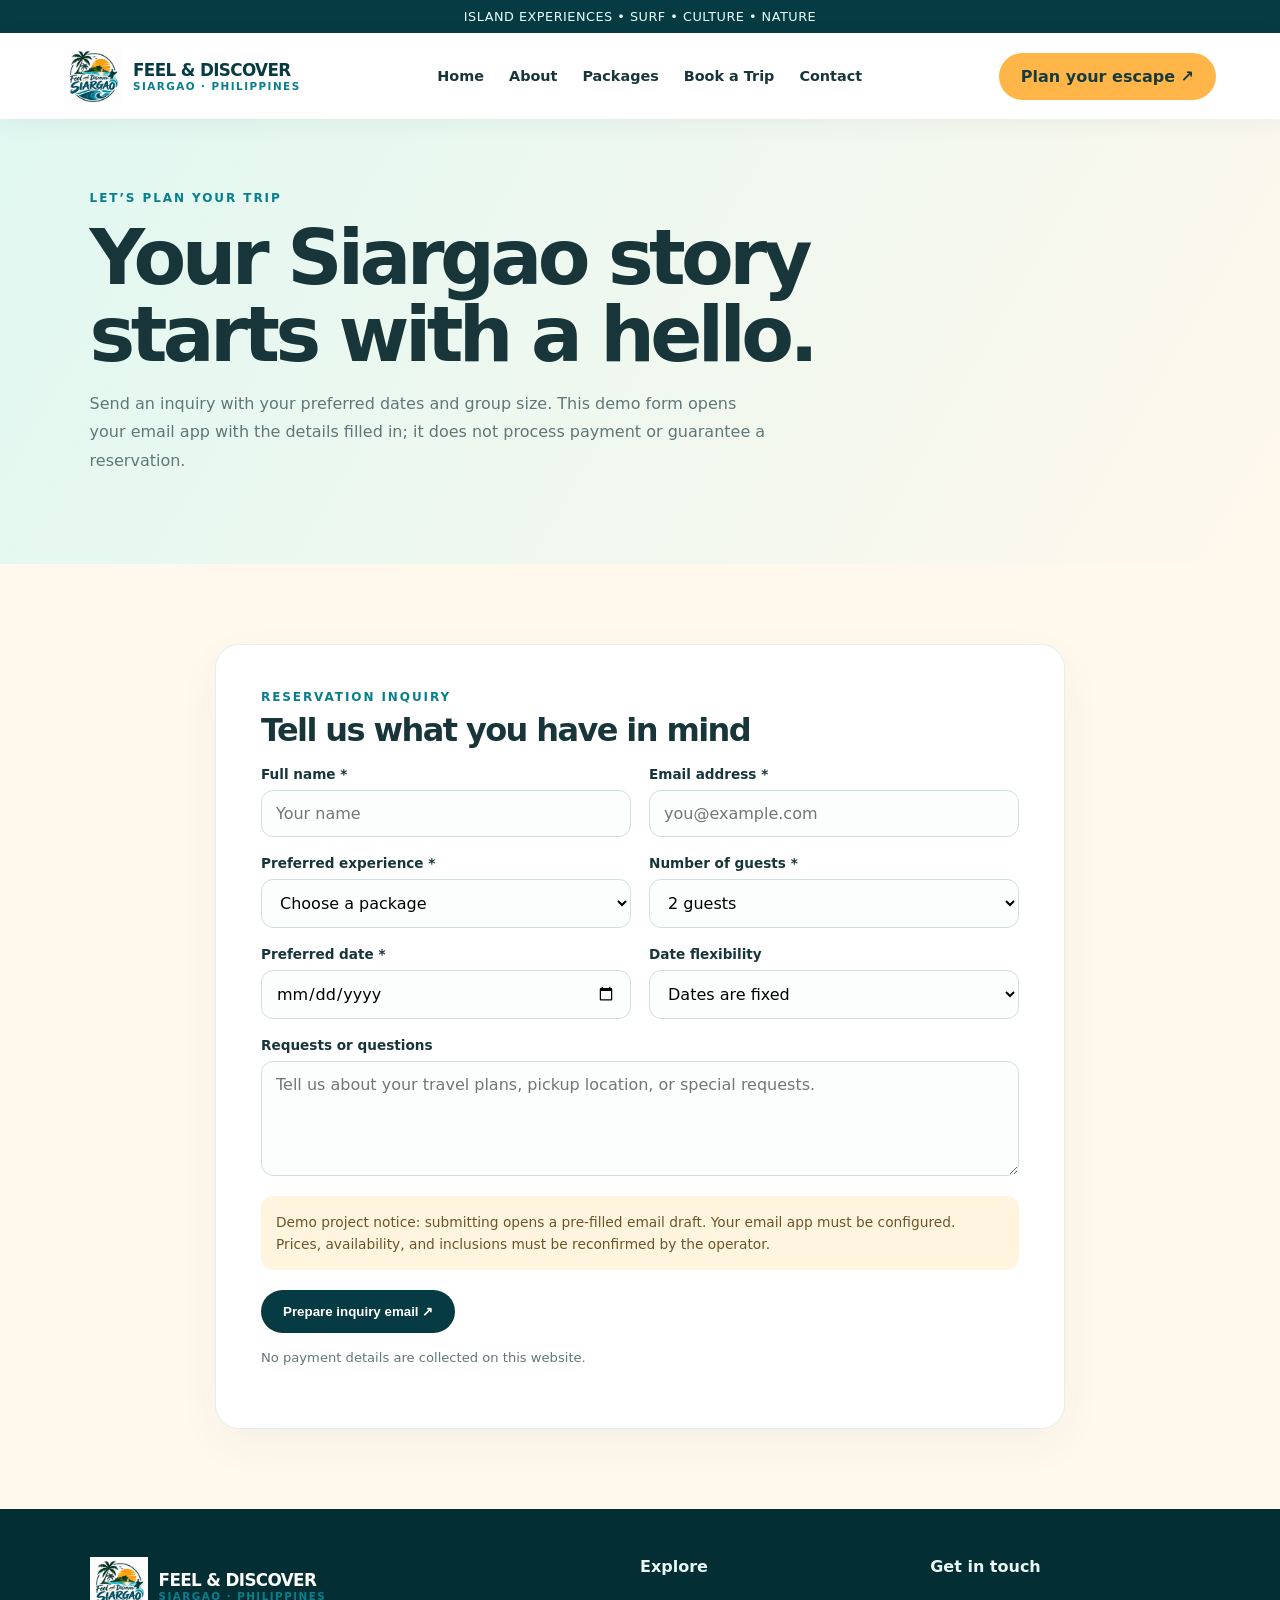
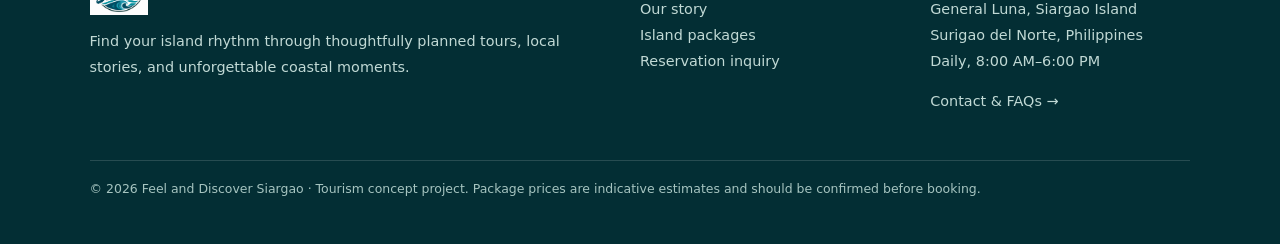
<file: booking.html>
<!doctype html><html lang="en"><head><meta charset="utf-8"><meta name="viewport" content="width=device-width,initial-scale=1"><meta name="description" content="Feel and Discover Siargao — island tours, surf culture and nature experiences in the Philippines."><title>Book a Trip | Feel and Discover Siargao</title><link rel="stylesheet" href="styles.css"></head><body><div class="topbar">ISLAND EXPERIENCES • SURF • CULTURE • NATURE</div><nav class="nav"><a class="brand" href="index.html"><img src="logo-siargao.png" alt="Feel and Discover Siargao logo"><span>FEEL & DISCOVER<small>SIARGAO · PHILIPPINES</small></span></a><div class="navlinks"><a href="index.html">Home</a><a href="about.html">About</a><a href="packages.html">Packages</a><a href="booking.html">Book a Trip</a><a href="contact.html">Contact</a></div><a class="btn" href="booking.html">Plan your escape ↗</a></nav>
<header class="pagehero"><div class="eyebrow2">Let’s plan your trip</div><h1>Your Siargao story<br>starts with a hello.</h1><p>Send an inquiry with your preferred dates and group size. This demo form opens your email app with the details filled in; it does not process payment or guarantee a reservation.</p></header>
<section class="section soft"><form class="form-wrap" id="bookingForm"><div class="eyebrow2">Reservation inquiry</div><h2 style="font-size:2rem">Tell us what you have in mind</h2><div class="form-grid">
<div class="field"><label for="name">Full name *</label><input id="name" name="name" required placeholder="Your name"></div><div class="field"><label for="email">Email address *</label><input id="email" name="email" type="email" required placeholder="you@example.com"></div>
<div class="field"><label for="package">Preferred experience *</label><select id="package" name="package" required><option value="">Choose a package</option><option>Cloud 9 & General Luna</option><option>Sugba Lagoon Escape</option><option>Land Tour & Magpupungko</option><option>Three-Island Hopping</option><option>Custom itinerary</option></select></div><div class="field"><label for="guests">Number of guests *</label><select id="guests" name="guests" required><option value="1">1 guest</option><option value="2" selected>2 guests</option><option>3 guests</option><option>4 guests</option><option>5–8 guests</option><option>9+ guests</option></select></div>
<div class="field"><label for="date">Preferred date *</label><input id="date" name="date" type="date" required></div><div class="field"><label for="flexible">Date flexibility</label><select id="flexible" name="flexible"><option>Dates are fixed</option><option>Flexible by 1–2 days</option><option>Flexible by a week</option></select></div><div class="field full"><label for="message">Requests or questions</label><textarea id="message" name="message" placeholder="Tell us about your travel plans, pickup location, or special requests."></textarea></div>
</div><div class="notice">Demo project notice: submitting opens a pre-filled email draft. Your email app must be configured. Prices, availability, and inclusions must be reconfirmed by the operator.</div><button class="btn dark" type="submit">Prepare inquiry email ↗</button><p class="small">No payment details are collected on this website.</p></form></section><footer class="footer"><div class="footer-grid"><div><div class="brand" style="color:white"><img src="logo-siargao.png" alt="Feel and Discover Siargao logo"><span style="color:white">FEEL & DISCOVER<small>SIARGAO · PHILIPPINES</small></span></div><p>Find your island rhythm through thoughtfully planned tours, local stories, and unforgettable coastal moments.</p></div><div><h4>Explore</h4><p><a href="about.html">Our story</a><br><a href="packages.html">Island packages</a><br><a href="booking.html">Reservation inquiry</a></p></div><div><h4>Get in touch</h4><p>General Luna, Siargao Island<br>Surigao del Norte, Philippines<br>Daily, 8:00 AM–6:00 PM</p><p><a href="contact.html">Contact & FAQs →</a></p></div></div><div class="copyright">© 2026 Feel and Discover Siargao · Tourism concept project. Package prices are indicative estimates and should be confirmed before booking.</div></footer><script src="script.js"></script></body></html>
</file>
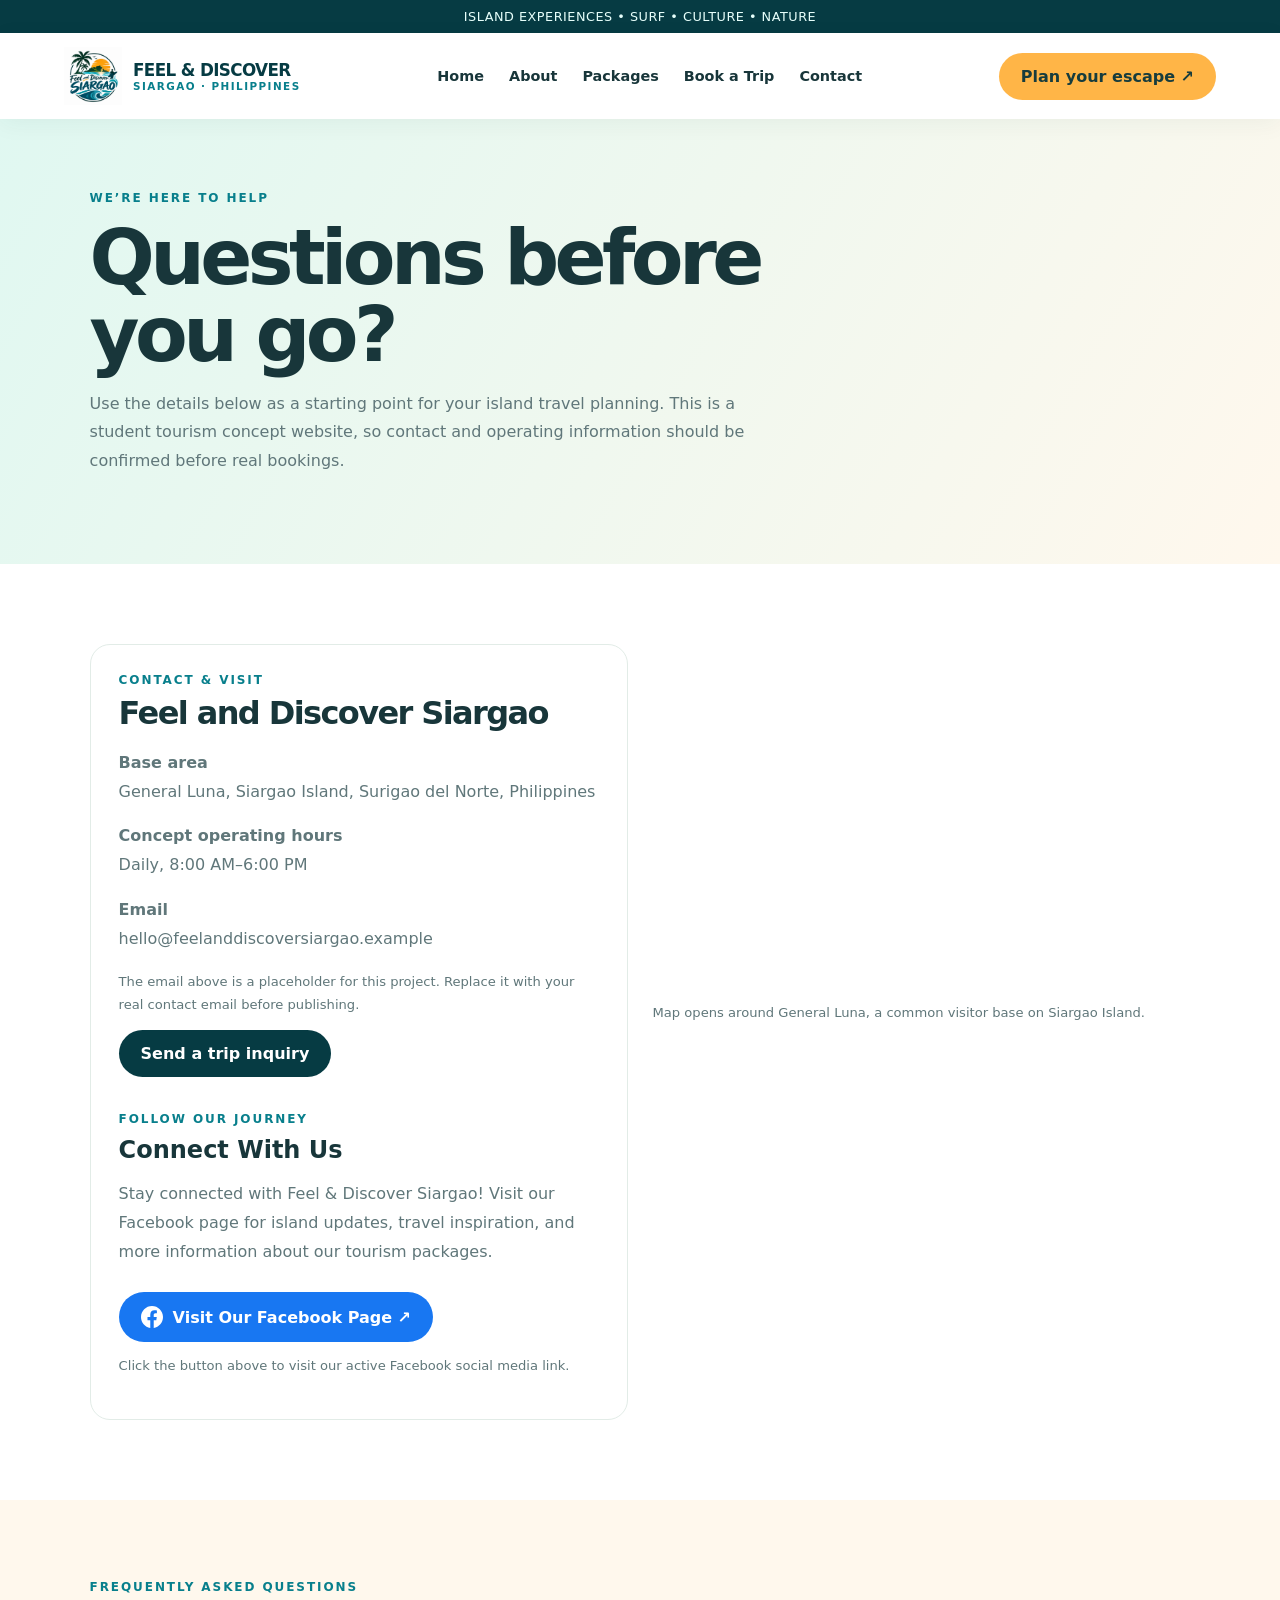
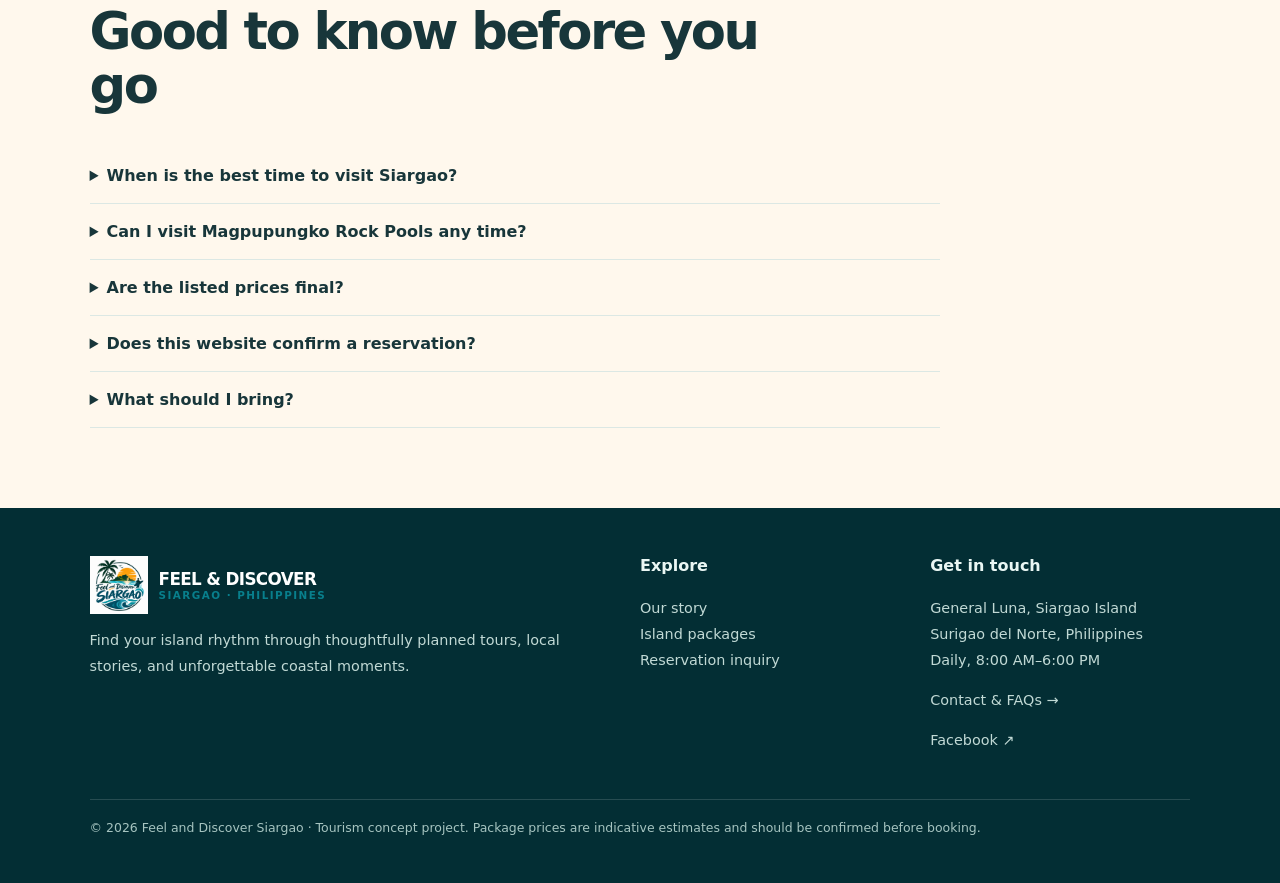
<file: contact.html>
<!DOCTYPE html>
<html lang="en">
<head>
    <meta charset="utf-8">
    <meta name="viewport" content="width=device-width, initial-scale=1">

    <meta name="description" content="Feel and Discover Siargao — island tours, surf culture and nature experiences in the Philippines.">

    <title>Contact | Feel and Discover Siargao</title>

    <link rel="stylesheet" href="styles.css">
</head>

<body>

    <!-- TOP BAR -->
    <div class="topbar">
        ISLAND EXPERIENCES • SURF • CULTURE • NATURE
    </div>

    <!-- NAVIGATION -->
    <nav class="nav">

        <a class="brand" href="index.html">
            <img src="logo-siargao.png" alt="Feel and Discover Siargao logo">

            <span>
                FEEL & DISCOVER
                <small>SIARGAO · PHILIPPINES</small>
            </span>
        </a>

        <div class="navlinks">
            <a href="index.html">Home</a>
            <a href="about.html">About</a>
            <a href="packages.html">Packages</a>
            <a href="booking.html">Book a Trip</a>
            <a href="contact.html">Contact</a>
        </div>

        <a class="btn" href="booking.html">Plan your escape ↗</a>

    </nav>

    <!-- PAGE HERO -->
    <header class="pagehero">

        <div class="eyebrow2">
            We’re here to help
        </div>

        <h1>
            Questions before<br>
            you go?
        </h1>

        <p>
            Use the details below as a starting point for your island
            travel planning. This is a student tourism concept website,
            so contact and operating information should be confirmed
            before real bookings.
        </p>

    </header>

    <!-- CONTACT SECTION -->
    <section class="section">

        <div class="contact-grid">

            <!-- CONTACT INFORMATION -->
            <div class="contact-box">

                <div class="eyebrow2">
                    Contact & visit
                </div>

                <h2 style="font-size: 2rem;">
                    Feel and Discover Siargao
                </h2>

                <p>
                    <b>Base area</b><br>
                    General Luna, Siargao Island,
                    Surigao del Norte, Philippines
                </p>

                <p>
                    <b>Concept operating hours</b><br>
                    Daily, 8:00 AM–6:00 PM
                </p>

                <p>
                    <b>Email</b><br>
                    <a href="mailto:hello@feelanddiscoversiargao.example">
                        hello@feelanddiscoversiargao.example
                    </a>
                </p>

                <p class="small">
                    The email above is a placeholder for this project.
                    Replace it with your real contact email before publishing.
                </p>

                <a class="btn dark" href="booking.html">
                    Send a trip inquiry
                </a>

                <!-- FACEBOOK SOCIAL MEDIA -->
                <div style="margin-top: 35px;">

                    <div class="eyebrow2">
                        Follow our journey
                    </div>

                    <h3 style="font-size: 1.5rem; margin: 10px 0;">
                        Connect With Us
                    </h3>

                    <p>
                        Stay connected with Feel & Discover Siargao!
                        Visit our Facebook page for island updates,
                        travel inspiration, and more information
                        about our tourism packages.
                    </p>

                    <a
                        class="btn"
                        href="https://www.facebook.com/share/1MCEwwgMAc/"
                        target="_blank"
                        rel="noopener noreferrer"
                        style="
                            display: inline-flex;
                            align-items: center;
                            gap: 10px;
                            margin-top: 10px;
                            background-color: #1877F2;
                            color: #FFFFFF;
                            text-decoration: none;
                        "
                    >
                        <!-- FACEBOOK ICON -->
                        <svg
                            xmlns="http://www.w3.org/2000/svg"
                            width="22"
                            height="22"
                            viewBox="0 0 24 24"
                            fill="currentColor"
                            aria-hidden="true"
                        >
                            <path d="M24 12.073C24 5.405 18.627 0 12 0S0 5.405 0 12.073C0 18.1 4.388 23.093 10.125 24v-8.437H7.078v-3.49h3.047V9.413c0-3.025 1.792-4.697 4.533-4.697 1.312 0 2.686.236 2.686.236v2.97h-1.514c-1.49 0-1.955.93-1.955 1.885v2.266h3.328l-.532 3.49h-2.796V24C19.612 23.093 24 18.1 24 12.073Z"/>
                        </svg>

                        Visit Our Facebook Page ↗
                    </a>

                    <p class="small" style="margin-top: 12px;">
                        Click the button above to visit our active
                        Facebook social media link.
                    </p>

                </div>

            </div>

            <!-- GOOGLE MAP -->
            <div>

                <iframe
                    class="map"
                    title="Map of General Luna, Siargao"
                    loading="lazy"
                    src="https://www.google.com/maps?q=General%20Luna%2C%20Siargao%2C%20Philippines&output=embed"
                    width="100%"
                    height="400"
                    style="border: 0;"
                    allowfullscreen
                    referrerpolicy="no-referrer-when-downgrade">
                </iframe>

                <p class="small">
                    Map opens around General Luna, a common visitor
                    base on Siargao Island.
                </p>

            </div>

        </div>

    </section>

    <!-- FREQUENTLY ASKED QUESTIONS -->
    <section class="section soft">

        <div class="section-head">

            <div class="eyebrow2">
                Frequently asked questions
            </div>

            <h2>Good to know before you go</h2>

        </div>

        <div class="faq">

            <details>
                <summary>
                    When is the best time to visit Siargao?
                </summary>

                <p>
                    Weather and sea conditions change throughout
                    the year. Check a current local forecast and
                    ask operators about conditions for your intended
                    activities.
                </p>
            </details>

            <details>
                <summary>
                    Can I visit Magpupungko Rock Pools any time?
                </summary>

                <p>
                    The tidal pools are best seen around low tide
                    and may be covered by the sea at high tide.
                    Check the local tide schedule and follow safety
                    guidance before visiting.
                </p>
            </details>

            <details>
                <summary>
                    Are the listed prices final?
                </summary>

                <p>
                    No. They are realistic sample estimates for a
                    classroom project, not confirmed operator quotes.
                    Fees, meals, boat costs, transport, and seasonal
                    rates should be confirmed before booking.
                </p>
            </details>

            <details>
                <summary>
                    Does this website confirm a reservation?
                </summary>

                <p>
                    No. The booking form prepares an email inquiry
                    only. A booking is confirmed only after an
                    operator replies and confirms availability
                    and terms.
                </p>
            </details>

            <details>
                <summary>
                    What should I bring?
                </summary>

                <p>
                    Bring drinking water, sun protection, swimwear,
                    a reusable bag, cash for local fees, and suitable
                    footwear. Follow local guidance and leave no litter.
                </p>
            </details>

        </div>

    </section>

    <!-- FOOTER -->
    <footer class="footer">

        <div class="footer-grid">

            <!-- FOOTER BRAND -->
            <div>

                <div class="brand" style="color: white;">

                    <img
                        src="logo-siargao.png"
                        alt="Feel and Discover Siargao logo">

                    <span style="color: white;">
                        FEEL & DISCOVER
                        <small>SIARGAO · PHILIPPINES</small>
                    </span>

                </div>

                <p>
                    Find your island rhythm through thoughtfully
                    planned tours, local stories, and unforgettable
                    coastal moments.
                </p>

            </div>

            <!-- FOOTER LINKS -->
            <div>

                <h4>Explore</h4>

                <p>
                    <a href="about.html">Our story</a><br>
                    <a href="packages.html">Island packages</a><br>
                    <a href="booking.html">Reservation inquiry</a>
                </p>

            </div>

            <!-- FOOTER CONTACT -->
            <div>

                <h4>Get in touch</h4>

                <p>
                    General Luna, Siargao Island<br>
                    Surigao del Norte, Philippines<br>
                    Daily, 8:00 AM–6:00 PM
                </p>

                <p>
                    <a href="contact.html">Contact & FAQs →</a>
                </p>

                <!-- FOOTER FACEBOOK LINK -->
                <p>
                    <a
                        href="https://www.facebook.com/share/1MCEwwgMAc/"
                        target="_blank"
                        rel="noopener noreferrer"
                        aria-label="Visit Feel and Discover Siargao on Facebook">
                        Facebook ↗
                    </a>
                </p>

            </div>

        </div>

        <!-- COPYRIGHT -->
        <div class="copyright">
            © 2026 Feel and Discover Siargao · Tourism concept project.
            Package prices are indicative estimates and should be
            confirmed before booking.
        </div>

    </footer>

    <!-- JAVASCRIPT -->
    <script src="script.js"></script>

</body>
</html>
</file>
<file: styles.css>
:root{--deep:#063b43;--teal:#087f8c;--aqua:#b8f0e8;--sand:#fff8ed;--sun:#ffb547;--ink:#18363a;--muted:#60777a}
*{box-sizing:border-box}html{scroll-behavior:smooth}body{margin:0;font-family:Inter,system-ui,-apple-system,Segoe UI,sans-serif;color:var(--ink);background:#fff}a{color:inherit;text-decoration:none}img{max-width:100%;display:block}.topbar{background:var(--deep);color:#e7fffb;text-align:center;padding:9px 16px;font-size:.8rem;letter-spacing:.04em}.nav{display:flex;align-items:center;justify-content:space-between;gap:22px;padding:14px clamp(18px,5vw,76px);background:#fff;position:sticky;top:0;z-index:20;box-shadow:0 5px 22px #07383d0d}.brand{display:flex;align-items:center;gap:11px;font-weight:850;color:var(--deep);letter-spacing:-.04em}.brand img{width:58px;height:58px;object-fit:contain}.brand span{display:block;font-size:1.05rem}.brand small{display:block;font-size:.65rem;letter-spacing:.14em;color:var(--teal);font-weight:700}.navlinks{display:flex;align-items:center;gap:25px;font-size:.9rem;font-weight:650}.navlinks a:hover,.navlinks a.active{color:var(--teal)}.btn{display:inline-flex;align-items:center;justify-content:center;background:var(--sun);color:#173c3d;padding:14px 22px;border-radius:999px;font-weight:800;border:0;cursor:pointer;transition:.2s}.btn:hover{transform:translateY(-2px);filter:saturate(1.1)}.btn.dark{background:var(--deep);color:white}.hero{min-height:620px;display:flex;align-items:center;position:relative;color:white;background:linear-gradient(90deg,#032f36d9 0%,#063c43a6 48%,#063c4310 100%),url('https://commons.wikimedia.org/wiki/Special:FilePath/Cloud_9_Boardwalk%2C_Siargao.jpg') center/cover}.hero-content{max-width:760px;padding:80px clamp(22px,8vw,120px)}.eyebrow{text-transform:uppercase;letter-spacing:.18em;font-size:.75rem;font-weight:850;color:#ffd18a}.hero h1{font-size:clamp(3rem,7vw,6.5rem);line-height:.97;letter-spacing:-.065em;margin:18px 0}.hero h1 em{font-style:normal;color:#8ce8dd}.hero p{font-size:1.1rem;line-height:1.8;max-width:590px;color:#effdfb}.actions{display:flex;gap:12px;flex-wrap:wrap;margin-top:28px}.btn.ghost{border:1px solid #ffffffa8;background:#ffffff18;color:white}.section{padding:80px clamp(20px,7vw,100px)}.section.soft{background:var(--sand)}.section.dark{background:var(--deep);color:white}.section-head{max-width:720px;margin-bottom:35px}.section h2{font-size:clamp(2rem,4vw,3.6rem);line-height:1.06;letter-spacing:-.05em;margin:10px 0 18px}.section p{line-height:1.8;color:var(--muted)}.dark p{color:#d0e5e3}.eyebrow2{font-size:.75rem;text-transform:uppercase;letter-spacing:.16em;color:var(--teal);font-weight:850}.grid{display:grid;grid-template-columns:repeat(3,minmax(0,1fr));gap:22px}.card{background:white;border-radius:22px;overflow:hidden;box-shadow:0 12px 36px #063b430d;border:1px solid #e8efeb}.card img{width:100%;height:225px;object-fit:cover}.card-body{padding:24px}.card h3{margin:0 0 8px;font-size:1.25rem;letter-spacing:-.03em}.card p{font-size:.94rem;margin:0 0 15px}.tag{display:inline-block;background:#e7f8f4;color:#12666a;border-radius:30px;padding:6px 10px;font-size:.72rem;font-weight:800}.price{font-size:1.35rem;font-weight:900;color:var(--deep);margin:10px 0}.price small{font-size:.75rem;color:var(--muted);font-weight:500}.split{display:grid;grid-template-columns:1fr 1fr;gap:55px;align-items:center}.photo-stack{position:relative}.photo-stack img{height:460px;width:100%;object-fit:cover;border-radius:26px}.floating-note{position:absolute;bottom:22px;left:-18px;background:white;padding:18px 22px;border-radius:16px;box-shadow:0 12px 30px #063b4320;font-weight:800}.stats{display:grid;grid-template-columns:repeat(3,1fr);gap:15px;margin-top:30px}.stat{border-left:3px solid var(--sun);padding-left:14px}.stat strong{display:block;font-size:1.6rem;color:var(--deep)}.stat span{font-size:.8rem;color:var(--muted)}.pagehero{padding:72px clamp(20px,7vw,100px);background:linear-gradient(120deg,#e0f8f1,#fff8ed);}.pagehero h1{font-size:clamp(2.7rem,6vw,5rem);line-height:1;letter-spacing:-.06em;margin:15px 0}.pagehero p{max-width:680px;line-height:1.8;color:var(--muted)}.package-list{display:grid;grid-template-columns:repeat(2,1fr);gap:24px}.package{display:grid;grid-template-columns:42% 1fr;background:white;border:1px solid #e3ece8;border-radius:22px;overflow:hidden}.package img{height:100%;min-height:300px;object-fit:cover}.package .card-body{padding:25px}.package ul{padding-left:19px;color:var(--muted);line-height:1.8;font-size:.9rem}.form-wrap{max-width:850px;margin:auto;background:white;border:1px solid #e4eeea;border-radius:24px;padding:clamp(22px,5vw,45px);box-shadow:0 15px 45px #073b430b}.form-grid{display:grid;grid-template-columns:1fr 1fr;gap:18px}.field{display:flex;flex-direction:column;gap:8px}.field.full{grid-column:1/-1}.field label{font-size:.85rem;font-weight:750}.field input,.field select,.field textarea{font:inherit;padding:13px 14px;border:1px solid #cfdfda;border-radius:12px;background:#fcfefd;width:100%}.field textarea{min-height:115px;resize:vertical}.notice{background:#fff5df;padding:15px;border-radius:12px;font-size:.86rem;line-height:1.6;color:#6c5428;margin:20px 0}.faq{max-width:850px}.faq details{border-bottom:1px solid #dce8e4;padding:18px 0}.faq summary{font-weight:800;cursor:pointer}.faq details p{margin-bottom:0}.contact-grid{display:grid;grid-template-columns:1fr 1fr;gap:25px}.contact-box{padding:28px;border:1px solid #e2ece7;border-radius:20px}.map{width:100%;height:340px;border:0;border-radius:20px}.footer{background:#032e34;color:#eaf7f4;padding:48px clamp(20px,7vw,100px)}.footer-grid{display:grid;grid-template-columns:2fr 1fr 1fr;gap:30px}.footer p,.footer a{color:#c1d9d5;font-size:.9rem;line-height:1.8}.footer h4{margin-top:0}.copyright{border-top:1px solid #ffffff24;margin-top:30px;padding-top:20px;font-size:.78rem;color:#a6c4c0}.pillrow{display:flex;flex-wrap:wrap;gap:8px;margin:18px 0}.pill{border:1px solid #d4e8e2;padding:8px 12px;border-radius:30px;font-size:.8rem}.center{text-align:center;margin-left:auto;margin-right:auto}.center .section-head{margin-left:auto;margin-right:auto}.small{font-size:.82rem;color:var(--muted)}@media(max-width:850px){.nav{flex-wrap:wrap}.navlinks{order:3;width:100%;overflow:auto;gap:18px;padding:5px 0}.navlinks a{white-space:nowrap}.grid{grid-template-columns:1fr 1fr}.split,.contact-grid{grid-template-columns:1fr}.package-list{grid-template-columns:1fr}.footer-grid{grid-template-columns:1fr 1fr}.photo-stack img{height:350px}}@media(max-width:560px){.hero{min-height:570px}.hero-content{padding-top:65px;padding-bottom:65px}.grid{grid-template-columns:1fr}.form-grid{grid-template-columns:1fr}.field.full{grid-column:auto}.package{grid-template-columns:1fr}.package img{height:220px;min-height:0}.footer-grid{grid-template-columns:1fr}.stats{gap:8px}.stat strong{font-size:1.25rem}}
</file>
